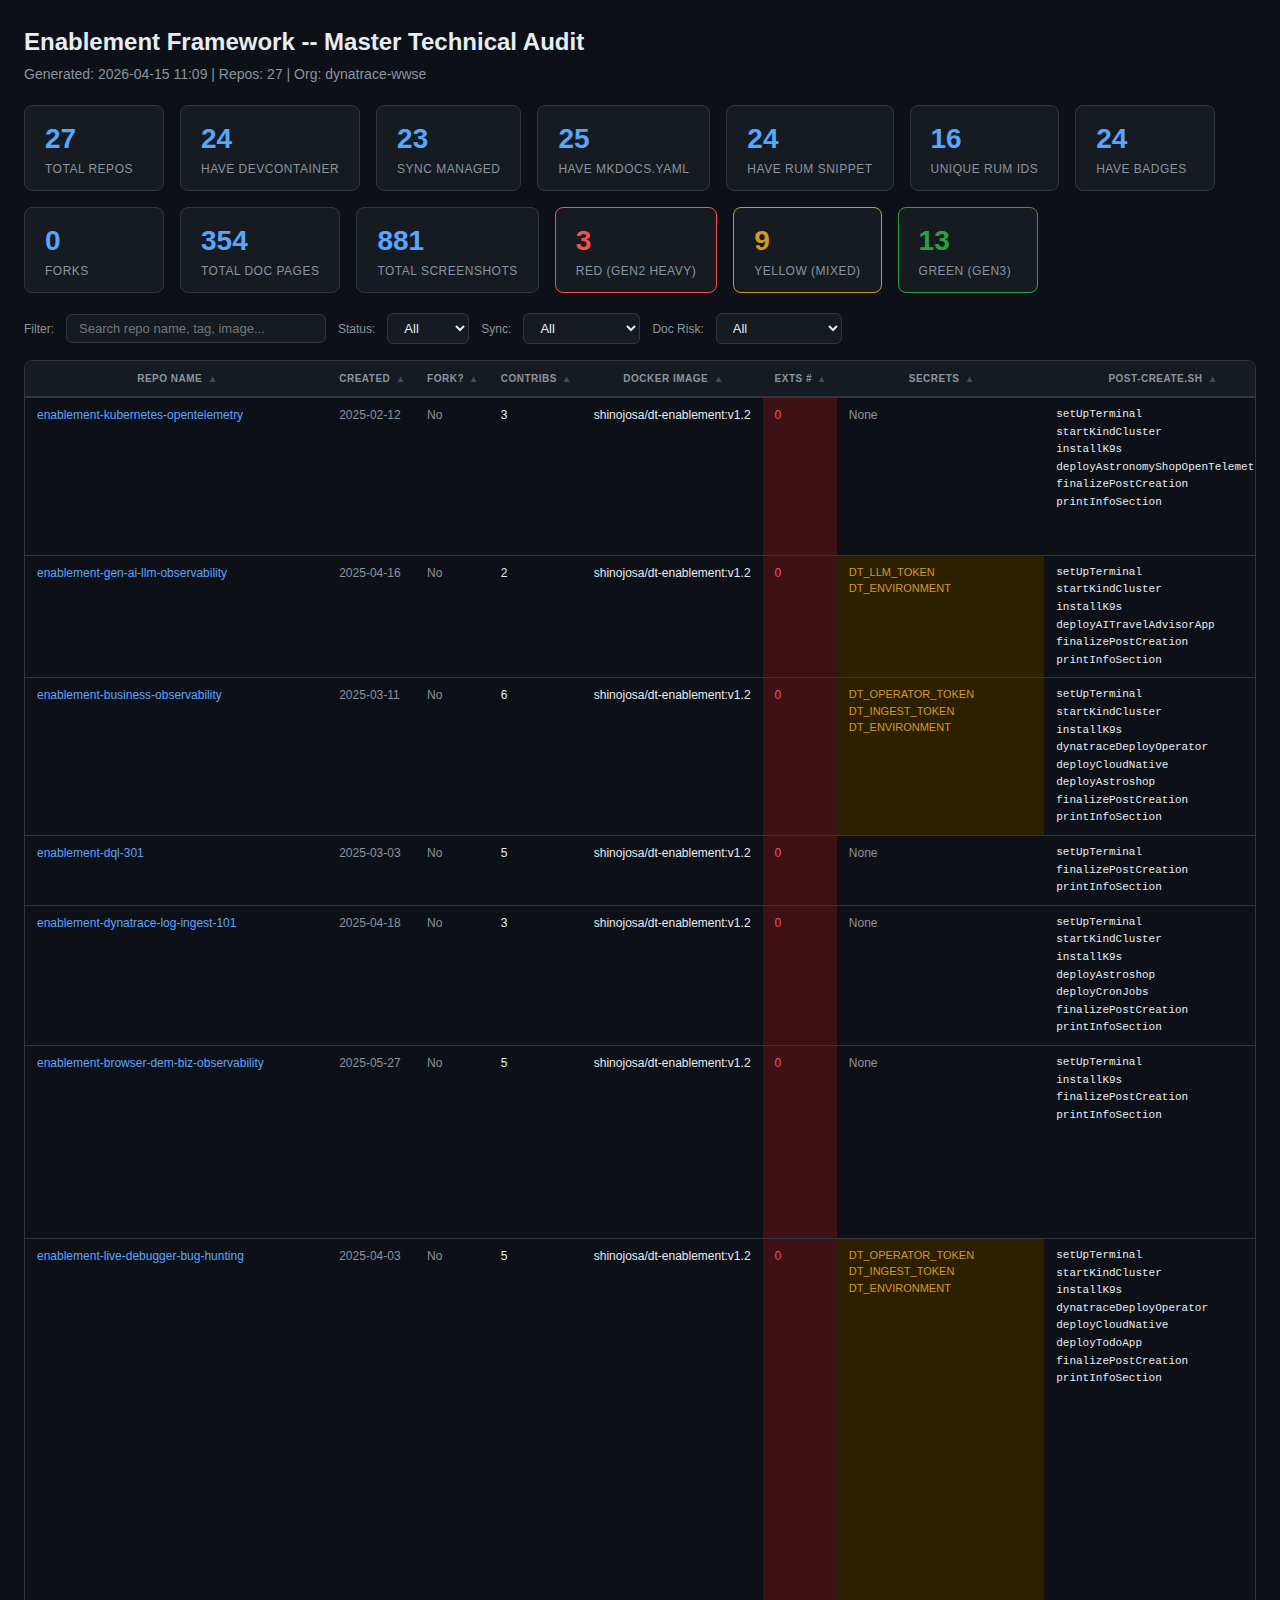
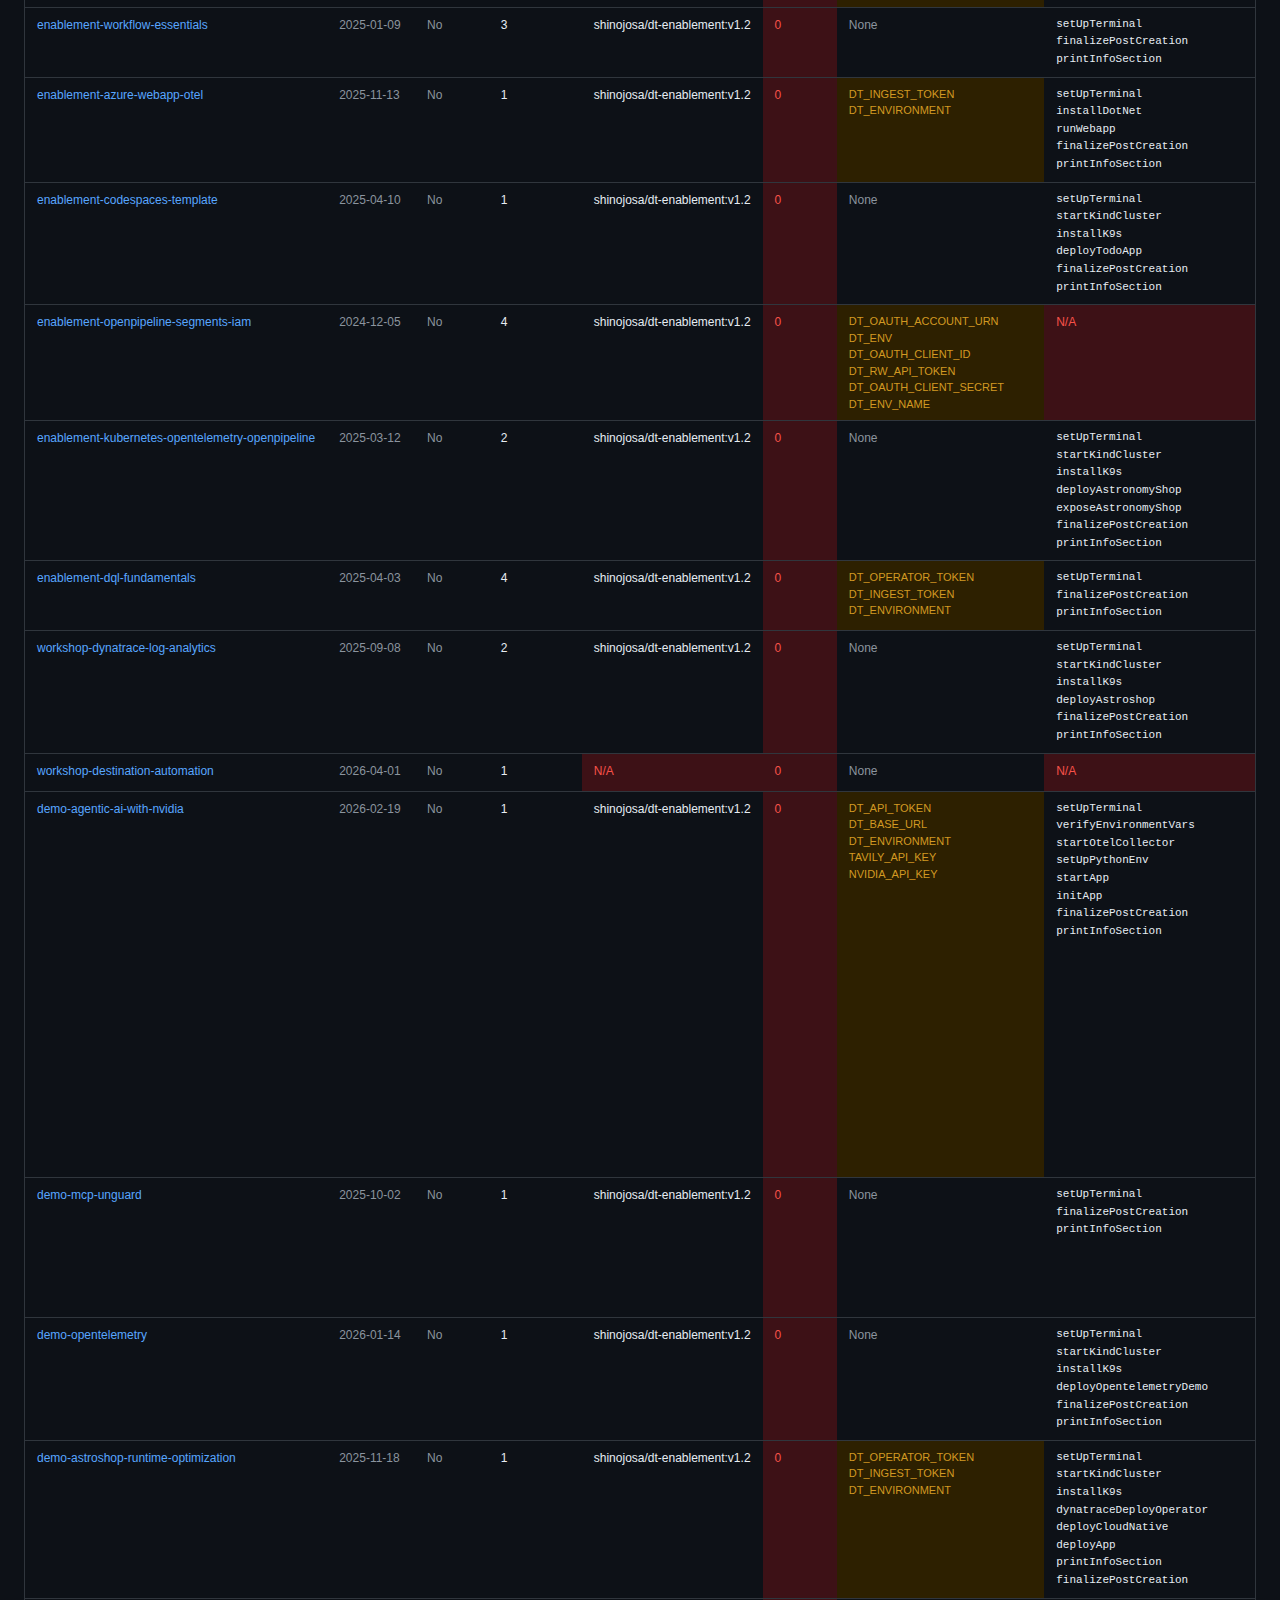
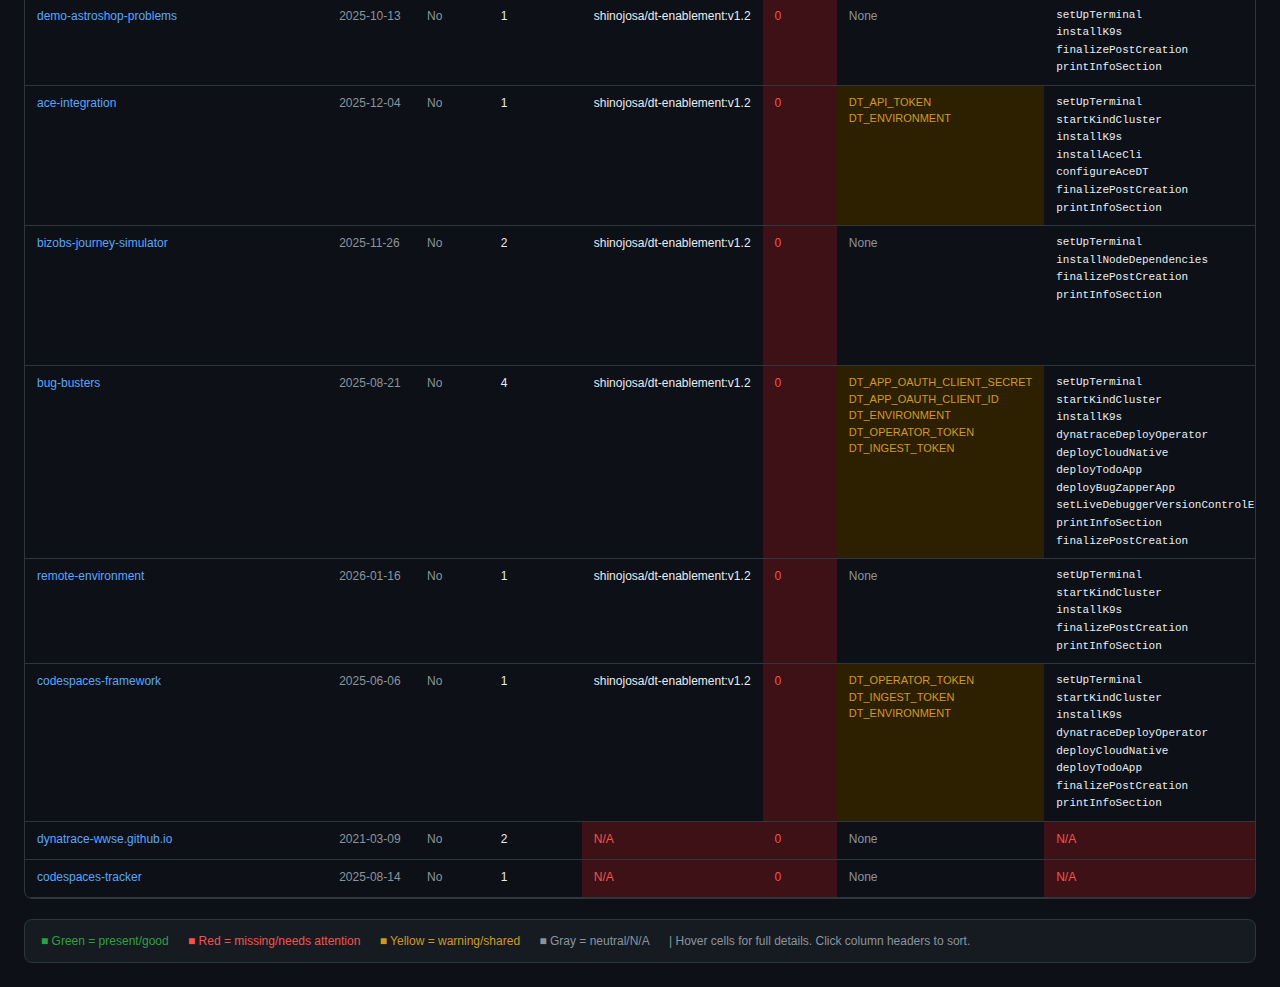
<file: audit.html>
<!DOCTYPE html>
<html lang="en">
<head>
<meta charset="UTF-8">
<meta name="viewport" content="width=device-width, initial-scale=1.0">
<title>Enablement Framework - Master Technical Audit</title>
<style>
  :root {
    --bg: #0d1117;
    --surface: #161b22;
    --border: #30363d;
    --text: #e6edf3;
    --text-muted: #8b949e;
    --green: #2ea043;
    --green-bg: #0d2818;
    --red: #f85149;
    --red-bg: #3d1116;
    --yellow: #d29922;
    --yellow-bg: #2d2000;
    --blue: #58a6ff;
    --purple: #bc8cff;
  }
  * { box-sizing: border-box; margin: 0; padding: 0; }
  body {
    font-family: -apple-system, BlinkMacSystemFont, 'Segoe UI', Helvetica, Arial, sans-serif;
    background: var(--bg);
    color: var(--text);
    padding: 24px;
    line-height: 1.5;
  }
  h1 {
    font-size: 24px;
    margin-bottom: 4px;
    color: var(--text);
  }
  .subtitle {
    color: var(--text-muted);
    margin-bottom: 20px;
    font-size: 14px;
  }
  .stats {
    display: flex;
    gap: 16px;
    margin-bottom: 20px;
    flex-wrap: wrap;
  }
  .stat-card {
    background: var(--surface);
    border: 1px solid var(--border);
    border-radius: 8px;
    padding: 12px 20px;
    min-width: 140px;
  }
  .stat-card .num {
    font-size: 28px;
    font-weight: 700;
    color: var(--blue);
  }
  .stat-card .label {
    font-size: 12px;
    color: var(--text-muted);
    text-transform: uppercase;
    letter-spacing: 0.5px;
  }
  .filter-bar {
    margin-bottom: 16px;
    display: flex;
    gap: 12px;
    align-items: center;
    flex-wrap: wrap;
  }
  .filter-bar input, .filter-bar select {
    background: var(--surface);
    border: 1px solid var(--border);
    color: var(--text);
    padding: 6px 12px;
    border-radius: 6px;
    font-size: 13px;
  }
  .filter-bar input { width: 260px; }
  .filter-bar label {
    font-size: 12px;
    color: var(--text-muted);
  }
  .table-wrapper {
    overflow-x: auto;
    border: 1px solid var(--border);
    border-radius: 8px;
  }
  table {
    border-collapse: collapse;
    width: 100%;
    font-size: 12px;
    white-space: nowrap;
  }
  th {
    background: var(--surface);
    color: var(--text-muted);
    font-weight: 600;
    text-transform: uppercase;
    font-size: 10px;
    letter-spacing: 0.5px;
    padding: 10px 12px;
    border-bottom: 2px solid var(--border);
    cursor: pointer;
    user-select: none;
    position: sticky;
    top: 0;
    z-index: 10;
  }
  th:hover { color: var(--blue); }
  th .sort-arrow { margin-left: 4px; opacity: 0.4; }
  th.sorted .sort-arrow { opacity: 1; color: var(--blue); }
  td {
    padding: 8px 12px;
    border-bottom: 1px solid var(--border);
    vertical-align: top;
  }
  td.wrap {
    white-space: pre-line;
    min-width: 160px;
    max-width: 320px;
    font-family: 'SF Mono', 'Fira Code', monospace;
    font-size: 11px;
    line-height: 1.6;
  }
  td.secrets-cell {
    white-space: pre-line;
    min-width: 140px;
    font-size: 11px;
  }
  tr:hover td { background: rgba(88,166,255,0.04); }
  td.good {
    background: var(--green-bg);
    color: var(--green);
  }
  td.missing {
    background: var(--red-bg);
    color: var(--red);
  }
  td.warn {
    background: var(--yellow-bg);
    color: var(--yellow);
  }
  td.neutral { color: var(--text-muted); }
  .tag {
    display: inline-block;
    padding: 1px 6px;
    border-radius: 10px;
    font-size: 10px;
    margin: 1px 2px;
    border: 1px solid var(--border);
    color: var(--text-muted);
  }
  .tag-active { border-color: var(--green); color: var(--green); }
  .badge-fork { border-color: var(--purple); color: var(--purple); }
  .badge-sync { border-color: var(--blue); color: var(--blue); }
  a { color: var(--blue); text-decoration: none; }
  a:hover { text-decoration: underline; }
  .tooltip {
    position: relative;
    cursor: help;
  }
  .tooltip:hover::after {
    content: attr(data-tip);
    position: absolute;
    bottom: 100%;
    left: 0;
    background: #1c2128;
    border: 1px solid var(--border);
    padding: 6px 10px;
    border-radius: 6px;
    font-size: 11px;
    white-space: pre-wrap;
    max-width: 400px;
    z-index: 100;
    color: var(--text);
  }
  .legend {
    margin-top: 20px;
    padding: 12px 16px;
    background: var(--surface);
    border: 1px solid var(--border);
    border-radius: 8px;
    font-size: 12px;
    color: var(--text-muted);
  }
  .legend span { margin-right: 16px; }
</style>
</head>
<body>
<h1>Enablement Framework -- Master Technical Audit</h1>
<p class="subtitle">Generated: 2026-04-15 11:09 | Repos: 27 | Org: dynatrace-wwse</p>


<div class="stats">
  <div class="stat-card"><div class="num">27</div><div class="label">Total Repos</div></div>
  <div class="stat-card"><div class="num">24</div><div class="label">Have devcontainer</div></div>
  <div class="stat-card"><div class="num">23</div><div class="label">Sync Managed</div></div>
  <div class="stat-card"><div class="num">25</div><div class="label">Have mkdocs.yaml</div></div>
  <div class="stat-card"><div class="num">24</div><div class="label">Have RUM Snippet</div></div>
  <div class="stat-card"><div class="num">16</div><div class="label">Unique RUM IDs</div></div>
  <div class="stat-card"><div class="num">24</div><div class="label">Have Badges</div></div>
  <div class="stat-card"><div class="num">0</div><div class="label">Forks</div></div>
  <div class="stat-card"><div class="num">354</div><div class="label">Total Doc Pages</div></div>
  <div class="stat-card"><div class="num">881</div><div class="label">Total Screenshots</div></div>
  <div class="stat-card" style="border-color:var(--red);"><div class="num" style="color:var(--red);">3</div><div class="label">RED (Gen2 heavy)</div></div>
  <div class="stat-card" style="border-color:var(--yellow);"><div class="num" style="color:var(--yellow);">9</div><div class="label">YELLOW (Mixed)</div></div>
  <div class="stat-card" style="border-color:var(--green);"><div class="num" style="color:var(--green);">13</div><div class="label">GREEN (Gen3)</div></div>
</div>

<div class="filter-bar">
  <label>Filter:</label>
  <input type="text" id="filterInput" placeholder="Search repo name, tag, image..." oninput="filterTable()">
  <label>Status:</label>
  <select id="statusFilter" onchange="filterTable()">
    <option value="">All</option>
    <option value="active">Active</option>
  </select>
  <label>Sync:</label>
  <select id="syncFilter" onchange="filterTable()">
    <option value="">All</option>
    <option value="true">Managed</option>
    <option value="false">Unmanaged</option>
  </select>
  <label>Doc Risk:</label>
  <select id="riskFilter" onchange="filterTable()">
    <option value="">All</option>
    <option value="RED">RED</option>
    <option value="YELLOW">YELLOW</option>
    <option value="GREEN">GREEN</option>
    <option value="N/A">N/A (no docs)</option>
  </select>
</div>

<div class="table-wrapper">
<table id="auditTable">
<thead><tr>
  <th onclick="sortTable(0)">Repo Name <span class="sort-arrow">&#x25B4;</span></th>
  <th onclick="sortTable(1)">Created <span class="sort-arrow">&#x25B4;</span></th>
  <th onclick="sortTable(2)">Fork? <span class="sort-arrow">&#x25B4;</span></th>
  <th onclick="sortTable(3)">Contribs <span class="sort-arrow">&#x25B4;</span></th>
  <th onclick="sortTable(4)">Docker Image <span class="sort-arrow">&#x25B4;</span></th>
  <th onclick="sortTable(5)">Exts # <span class="sort-arrow">&#x25B4;</span></th>
  <th onclick="sortTable(6)">Secrets <span class="sort-arrow">&#x25B4;</span></th>
  <th onclick="sortTable(7)">post-create.sh <span class="sort-arrow">&#x25B4;</span></th>
  <th onclick="sortTable(8)">post-start.sh <span class="sort-arrow">&#x25B4;</span></th>
  <th onclick="sortTable(9)">my_functions.sh <span class="sort-arrow">&#x25B4;</span></th>
  <th onclick="sortTable(10)">Other Envs <span class="sort-arrow">&#x25B4;</span></th>
  <th onclick="sortTable(11)">Badges # <span class="sort-arrow">&#x25B4;</span></th>
  <th onclick="sortTable(12)">README? <span class="sort-arrow">&#x25B4;</span></th>
  <th onclick="sortTable(13)">remoteEnv Keys <span class="sort-arrow">&#x25B4;</span></th>
  <th onclick="sortTable(14)">Ports? <span class="sort-arrow">&#x25B4;</span></th>
  <th onclick="sortTable(15)">mkdocs? <span class="sort-arrow">&#x25B4;</span></th>
  <th onclick="sortTable(16)">RUM Snippet? <span class="sort-arrow">&#x25B4;</span></th>
  <th onclick="sortTable(17)">RUM Unique? <span class="sort-arrow">&#x25B4;</span></th>
  <th onclick="sortTable(18)">Inherits Base? <span class="sort-arrow">&#x25B4;</span></th>
  <th onclick="sortTable(19)">Docs # <span class="sort-arrow">&#x25B4;</span></th>
  <th onclick="sortTable(20)">Screenshots # <span class="sort-arrow">&#x25B4;</span></th>
  <th onclick="sortTable(21)">Gen2 Hits <span class="sort-arrow">&#x25B4;</span></th>
  <th onclick="sortTable(22)">Gen3 Hits <span class="sort-arrow">&#x25B4;</span></th>
  <th onclick="sortTable(23)">Doc Risk <span class="sort-arrow">&#x25B4;</span></th>
  <th onclick="sortTable(24)">Gen2 Keywords <span class="sort-arrow">&#x25B4;</span></th>
  <th onclick="sortTable(25)">Flagged Files <span class="sort-arrow">&#x25B4;</span></th>
  <th onclick="sortTable(26)">Sync <span class="sort-arrow">&#x25B4;</span></th>
  <th onclick="sortTable(27)">Status <span class="sort-arrow">&#x25B4;</span></th>
  <th onclick="sortTable(28)">Image Tier <span class="sort-arrow">&#x25B4;</span></th>
  <th onclick="sortTable(29)">Tags <span class="sort-arrow">&#x25B4;</span></th>
</tr></thead>
<tbody>

<tr data-search="enablement-kubernetes-opentelemetry kubernetes opentelemetry legacy shinojosa/dt-enablement:v1.2" data-status="active" data-sync="true" data-risk="GREEN">
<td><a href="https://github.com/dynatrace-wwse/enablement-kubernetes-opentelemetry" target="_blank">enablement-kubernetes-opentelemetry</a></td>
<td class="neutral">2025-02-12</td>
<td class="neutral">No</td>
<td>3</td>
<td class="tooltip" data-tip="shinojosa/dt-enablement:v1.2">shinojosa/dt-enablement:v1.2</td>
<td class="missing tooltip" data-tip="None">0</td>
<td class="neutral">None</td>
<td class="wrap">setUpTerminal
startKindCluster
installK9s
deployAstronomyShopOpenTelemetry
finalizePostCreation
printInfoSection</td>
<td class="wrap">setBaseDir
startKindCluster
printInfoSection</td>
<td class="wrap good">customFunction()
deployAstronomyShopOpenTelemetry()
exposeAstronomyShop()
deployOpenTelemetryOperator()
createDynatraceOTLPSecret()
deployOpenTelemetryCapstone()
paymentServiceFailureEnable()
paymentServiceFailureDisable()</td>
<td class="wrap">CAPSTONE_DIR
DT_API_TOKEN
DT_ENDPOINT
NAME
REPO_PATH</td>
<td class="good">19</td>
<td class="good">Standard</td>
<td class="missing">None</td>
<td class="good tooltip" data-tip="fwd:[30100]; attr:[&#x27;30100&#x27;]">Yes</td>
<td class="good">Yes</td>
<td class="good tooltip" data-tip="https://js-cdn.dynatrace.com/jstag/1612cf70810/bf81393wlb/ad7b68fd2b9d9448_complete.js">ad7b68fd2b9d...</td>
<td class="good">Unique</td>
<td class="good">Yes</td>
<td>14</td>
<td>55</td>
<td class="good">0</td>
<td class="good">61</td>
<td class="good"><strong>GREEN</strong></td>
<td class="neutral">—</td>
<td class="neutral">—</td>
<td class="good"><span class="tag badge-sync">Managed</span></td>
<td class="good">active</td>
<td>dt-enablement</td>
<td><span class="tag">kubernetes</span> <span class="tag">opentelemetry</span> <span class="tag">legacy</span></td>
</tr>
<tr data-search="enablement-gen-ai-llm-observability gen-ai opentelemetry shinojosa/dt-enablement:v1.2" data-status="active" data-sync="true" data-risk="GREEN">
<td><a href="https://github.com/dynatrace-wwse/enablement-gen-ai-llm-observability" target="_blank">enablement-gen-ai-llm-observability</a></td>
<td class="neutral">2025-04-16</td>
<td class="neutral">No</td>
<td>2</td>
<td class="tooltip" data-tip="shinojosa/dt-enablement:v1.2">shinojosa/dt-enablement:v1.2</td>
<td class="missing tooltip" data-tip="None">0</td>
<td class="secrets-cell warn">DT_LLM_TOKEN<br>DT_ENVIRONMENT</td>
<td class="wrap">setUpTerminal
startKindCluster
installK9s
deployAITravelAdvisorApp
finalizePostCreation
printInfoSection</td>
<td class="wrap">printInfoSection</td>
<td class="wrap good">redeployApp()</td>
<td class="wrap">DEPLOYMENT_NAME
IMAGE_NAME
NAMESPACE</td>
<td class="good">19</td>
<td class="good">Standard</td>
<td class="missing">None</td>
<td class="good tooltip" data-tip="fwd:[30100]; attr:[&#x27;30100&#x27;]">Yes</td>
<td class="good">Yes</td>
<td class="good tooltip" data-tip="https://js-cdn.dynatrace.com/jstag/1612cf70810/bf81393wlb/e4d90cc9ebfea2e7_complete.js">e4d90cc9ebfe...</td>
<td class="good">Unique</td>
<td class="good">Yes</td>
<td>16</td>
<td>28</td>
<td class="good">0</td>
<td class="good">1</td>
<td class="good"><strong>GREEN</strong></td>
<td class="neutral">—</td>
<td class="neutral">—</td>
<td class="good"><span class="tag badge-sync">Managed</span></td>
<td class="good">active</td>
<td>dt-enablement</td>
<td><span class="tag">gen-ai</span> <span class="tag">opentelemetry</span></td>
</tr>
<tr data-search="enablement-business-observability business-observability shinojosa/dt-enablement:v1.2" data-status="active" data-sync="true" data-risk="YELLOW">
<td><a href="https://github.com/dynatrace-wwse/enablement-business-observability" target="_blank">enablement-business-observability</a></td>
<td class="neutral">2025-03-11</td>
<td class="neutral">No</td>
<td>6</td>
<td class="tooltip" data-tip="shinojosa/dt-enablement:v1.2">shinojosa/dt-enablement:v1.2</td>
<td class="missing tooltip" data-tip="None">0</td>
<td class="secrets-cell warn">DT_OPERATOR_TOKEN<br>DT_INGEST_TOKEN<br>DT_ENVIRONMENT</td>
<td class="wrap">setUpTerminal
startKindCluster
installK9s
dynatraceDeployOperator
deployCloudNative
deployAstroshop
finalizePostCreation
printInfoSection</td>
<td class="wrap">printInfoSection</td>
<td class="wrap good">customFunction()</td>
<td class="neutral">—</td>
<td class="good">19</td>
<td class="good">Standard</td>
<td class="missing">None</td>
<td class="good tooltip" data-tip="fwd:[30100]; attr:[&#x27;30100&#x27;]">Yes</td>
<td class="good">Yes</td>
<td class="good tooltip" data-tip="https://js-cdn.dynatrace.com/jstag/1612cf70810/bf81393wlb/f0e597e550cc03f6_complete.js">f0e597e550cc...</td>
<td class="good">Unique</td>
<td class="good">Yes</td>
<td>17</td>
<td>154</td>
<td class="warn">2</td>
<td class="good">103</td>
<td class="warn"><strong>YELLOW</strong></td>
<td class="wrap">Process group
Smartscape (classic)</td>
<td class="wrap">04_bizevents_oneagent.md
11_wrapup.md</td>
<td class="good"><span class="tag badge-sync">Managed</span></td>
<td class="good">active</td>
<td>dt-enablement</td>
<td><span class="tag">business-observability</span></td>
</tr>
<tr data-search="enablement-dql-301 logs business-observability kubernetes shinojosa/dt-enablement:v1.2" data-status="active" data-sync="true" data-risk="YELLOW">
<td><a href="https://github.com/dynatrace-wwse/enablement-dql-301" target="_blank">enablement-dql-301</a></td>
<td class="neutral">2025-03-03</td>
<td class="neutral">No</td>
<td>5</td>
<td class="tooltip" data-tip="shinojosa/dt-enablement:v1.2">shinojosa/dt-enablement:v1.2</td>
<td class="missing tooltip" data-tip="None">0</td>
<td class="neutral">None</td>
<td class="wrap">setUpTerminal
finalizePostCreation
printInfoSection</td>
<td class="wrap">printInfoSection</td>
<td class="wrap good">customFunction()</td>
<td class="neutral">—</td>
<td class="good">19</td>
<td class="good">Standard</td>
<td class="missing">None</td>
<td class="good tooltip" data-tip="fwd:[30100]; attr:[&#x27;30100&#x27;]">Yes</td>
<td class="good">Yes</td>
<td class="good tooltip" data-tip="https://js-cdn.dynatrace.com/jstag/1612cf70810/bf81393wlb/ec2456210a428096_complete.js">ec2456210a42...</td>
<td class="good">Unique</td>
<td class="good">Yes</td>
<td>10</td>
<td>21</td>
<td class="warn">5</td>
<td class="good">34</td>
<td class="warn"><strong>YELLOW</strong></td>
<td class="wrap">Host group
Process group</td>
<td class="wrap">3-data-transformation.md</td>
<td class="good"><span class="tag badge-sync">Managed</span></td>
<td class="good">active</td>
<td>dt-enablement</td>
<td><span class="tag">logs</span> <span class="tag">business-observability</span> <span class="tag">kubernetes</span></td>
</tr>
<tr data-search="enablement-dynatrace-log-ingest-101 logs kubernetes shinojosa/dt-enablement:v1.2" data-status="active" data-sync="true" data-risk="YELLOW">
<td><a href="https://github.com/dynatrace-wwse/enablement-dynatrace-log-ingest-101" target="_blank">enablement-dynatrace-log-ingest-101</a></td>
<td class="neutral">2025-04-18</td>
<td class="neutral">No</td>
<td>3</td>
<td class="tooltip" data-tip="shinojosa/dt-enablement:v1.2">shinojosa/dt-enablement:v1.2</td>
<td class="missing tooltip" data-tip="None">0</td>
<td class="neutral">None</td>
<td class="wrap">setUpTerminal
startKindCluster
installK9s
deployAstroshop
deployCronJobs
finalizePostCreation
printInfoSection</td>
<td class="wrap">printInfoSection</td>
<td class="wrap good">customFunction()
deployCronJobs()</td>
<td class="wrap">REPO_PATH</td>
<td class="good">19</td>
<td class="good">Standard</td>
<td class="missing">None</td>
<td class="good tooltip" data-tip="fwd:[30100]; attr:[&#x27;30100&#x27;]">Yes</td>
<td class="good">Yes</td>
<td class="good tooltip" data-tip="https://js-cdn.dynatrace.com/jstag/1612cf70810/bf81393wlb/1551d00ab46737d4_complete.js">1551d00ab467...</td>
<td class="good">Unique</td>
<td class="good">Yes</td>
<td>14</td>
<td>72</td>
<td class="warn">3</td>
<td class="good">30</td>
<td class="warn"><strong>YELLOW</strong></td>
<td class="wrap">Host group
Process group</td>
<td class="wrap">5-configure-dynatrace.md</td>
<td class="good"><span class="tag badge-sync">Managed</span></td>
<td class="good">active</td>
<td>dt-enablement</td>
<td><span class="tag">logs</span> <span class="tag">kubernetes</span></td>
</tr>
<tr data-search="enablement-browser-dem-biz-observability rum business-observability shinojosa/dt-enablement:v1.2" data-status="active" data-sync="true" data-risk="RED">
<td><a href="https://github.com/dynatrace-wwse/enablement-browser-dem-biz-observability" target="_blank">enablement-browser-dem-biz-observability</a></td>
<td class="neutral">2025-05-27</td>
<td class="neutral">No</td>
<td>5</td>
<td class="tooltip" data-tip="shinojosa/dt-enablement:v1.2">shinojosa/dt-enablement:v1.2</td>
<td class="missing tooltip" data-tip="None">0</td>
<td class="neutral">None</td>
<td class="wrap">setUpTerminal
installK9s
finalizePostCreation
printInfoSection</td>
<td class="wrap">printInfoSection</td>
<td class="wrap good">customFunction()</td>
<td class="neutral">—</td>
<td class="good">19</td>
<td class="good">Standard</td>
<td class="missing">None</td>
<td class="good tooltip" data-tip="fwd:[30100]; attr:[&#x27;30100&#x27;]">Yes</td>
<td class="good">Yes</td>
<td class="good tooltip" data-tip="https://js-cdn.dynatrace.com/jstag/1612cf70810/bf81393wlb/59b0b1c4d53a32f5_complete.js">59b0b1c4d53a...</td>
<td class="good">Unique</td>
<td class="good">Yes</td>
<td>14</td>
<td>89</td>
<td class="missing">15</td>
<td class="good">42</td>
<td class="missing"><strong>RED</strong></td>
<td class="wrap">RUM (classic menu)
Smartscape (classic)
Web application</td>
<td class="wrap">3-customer-business-journey.md
4-real-user-monitoring.md
5-business-observability-rum.md
6-business-observability-automation.md
index.md</td>
<td class="good"><span class="tag badge-sync">Managed</span></td>
<td class="good">active</td>
<td>dt-enablement</td>
<td><span class="tag">rum</span> <span class="tag">business-observability</span></td>
</tr>
<tr data-search="enablement-live-debugger-bug-hunting live-debugger devops shinojosa/dt-enablement:v1.2" data-status="active" data-sync="true" data-risk="RED">
<td><a href="https://github.com/dynatrace-wwse/enablement-live-debugger-bug-hunting" target="_blank">enablement-live-debugger-bug-hunting</a></td>
<td class="neutral">2025-04-03</td>
<td class="neutral">No</td>
<td>5</td>
<td class="tooltip" data-tip="shinojosa/dt-enablement:v1.2">shinojosa/dt-enablement:v1.2</td>
<td class="missing tooltip" data-tip="None">0</td>
<td class="secrets-cell warn">DT_OPERATOR_TOKEN<br>DT_INGEST_TOKEN<br>DT_ENVIRONMENT</td>
<td class="wrap">setUpTerminal
startKindCluster
installK9s
dynatraceDeployOperator
deployCloudNative
deployTodoApp
finalizePostCreation
printInfoSection</td>
<td class="wrap">printInfoSection</td>
<td class="wrap good">customFunction()
redeployApp()
_check_bug1()
is_bug1_there()
is_bug1_solved()
is_bug2_solved()
is_bug3_solved()
deleteTask()
solve_bug1()
solve_bug2()
solve_bug3()
_solve_bug()
setVersionControl()
updateVersionControl()
patchDeployment()
addTask()
clearCompletedTasks()
assertBugsAndRedeployment()
replaceTodoController()
assertBug2isThere()</td>
<td class="wrap">APPLICATION_URL
DEPLOYMENT_NAME
DT_LIVEDEBUGGER_COMMIT
DT_LIVEDEBUGGER_REMOTE_ORIGIN
IMAGE_NAME
NAMESPACE</td>
<td class="good">19</td>
<td class="good">Standard</td>
<td class="missing">None</td>
<td class="good tooltip" data-tip="fwd:[30100]; attr:[&#x27;30100&#x27;]">Yes</td>
<td class="good">Yes</td>
<td class="good tooltip" data-tip="https://js-cdn.dynatrace.com/jstag/1612cf70810/bf81393wlb/6c332b985a9890d6_complete.js">6c332b985a98...</td>
<td class="good">Unique</td>
<td class="good">Yes</td>
<td>23</td>
<td>56</td>
<td class="missing">7</td>
<td class="good">8</td>
<td class="missing"><strong>RED</strong></td>
<td class="wrap">RUM (classic menu)
Settings &gt;
v1 API</td>
<td class="wrap">mask-data.md
scratch.md
whats-next.md
getting-started.md</td>
<td class="good"><span class="tag badge-sync">Managed</span></td>
<td class="good">active</td>
<td>dt-enablement</td>
<td><span class="tag">live-debugger</span> <span class="tag">devops</span></td>
</tr>
<tr data-search="enablement-workflow-essentials workflows shinojosa/dt-enablement:v1.2" data-status="active" data-sync="true" data-risk="GREEN">
<td><a href="https://github.com/dynatrace-wwse/enablement-workflow-essentials" target="_blank">enablement-workflow-essentials</a></td>
<td class="neutral">2025-01-09</td>
<td class="neutral">No</td>
<td>3</td>
<td class="tooltip" data-tip="shinojosa/dt-enablement:v1.2">shinojosa/dt-enablement:v1.2</td>
<td class="missing tooltip" data-tip="None">0</td>
<td class="neutral">None</td>
<td class="wrap">setUpTerminal
finalizePostCreation
printInfoSection</td>
<td class="wrap">printInfoSection</td>
<td class="wrap good">customFunction()</td>
<td class="neutral">—</td>
<td class="good">19</td>
<td class="good">Standard</td>
<td class="missing">None</td>
<td class="good tooltip" data-tip="fwd:[30100]; attr:[&#x27;30100&#x27;]">Yes</td>
<td class="good">Yes</td>
<td class="good tooltip" data-tip="https://js-cdn.dynatrace.com/jstag/1612cf70810/bf81393wlb/a8e749099685c188_complete.js">a8e749099685...</td>
<td class="good">Unique</td>
<td class="good">Yes</td>
<td>13</td>
<td>54</td>
<td class="good">0</td>
<td class="good">55</td>
<td class="good"><strong>GREEN</strong></td>
<td class="neutral">—</td>
<td class="neutral">—</td>
<td class="good"><span class="tag badge-sync">Managed</span></td>
<td class="good">active</td>
<td>dt-enablement</td>
<td><span class="tag">workflows</span></td>
</tr>
<tr data-search="enablement-azure-webapp-otel opentelemetry azure legacy shinojosa/dt-enablement:v1.2" data-status="active" data-sync="true" data-risk="GREEN">
<td><a href="https://github.com/dynatrace-wwse/enablement-azure-webapp-otel" target="_blank">enablement-azure-webapp-otel</a></td>
<td class="neutral">2025-11-13</td>
<td class="neutral">No</td>
<td>1</td>
<td class="tooltip" data-tip="shinojosa/dt-enablement:v1.2">shinojosa/dt-enablement:v1.2</td>
<td class="missing tooltip" data-tip="None">0</td>
<td class="secrets-cell warn">DT_INGEST_TOKEN<br>DT_ENVIRONMENT</td>
<td class="wrap">setUpTerminal
installDotNet
runWebapp
finalizePostCreation
printInfoSection</td>
<td class="wrap">printInfoSection</td>
<td class="wrap good">installDotNet()
runWebapp()
logsWebapp()
stopWebapp()
customFunction()</td>
<td class="wrap">PORT
REPO_PATH</td>
<td class="good">19</td>
<td class="good">Standard</td>
<td class="missing">None</td>
<td class="good tooltip" data-tip="fwd:[5000]; attr:[&#x27;30100&#x27;]">Yes</td>
<td class="good">Yes</td>
<td class="good tooltip" data-tip="https://js-cdn.dynatrace.com/jstag/1612cf70810/bf81393wlb/7c50bce5c0cc890f_complete.js">7c50bce5c0cc...</td>
<td class="warn tooltip" data-tip="Shared with: enablement-codespaces-template, demo-opentelemetry, demo-astroshop-problems, ace-integration, bizobs-journey-simulator">Shared (6)</td>
<td class="good">Yes</td>
<td>13</td>
<td>6</td>
<td class="good">0</td>
<td class="good">1</td>
<td class="good"><strong>GREEN</strong></td>
<td class="neutral">—</td>
<td class="neutral">—</td>
<td class="good"><span class="tag badge-sync">Managed</span></td>
<td class="good">active</td>
<td>dt-enablement</td>
<td><span class="tag">opentelemetry</span> <span class="tag">azure</span> <span class="tag">legacy</span></td>
</tr>
<tr data-search="enablement-codespaces-template devops shinojosa/dt-enablement:v1.2" data-status="active" data-sync="true" data-risk="GREEN">
<td><a href="https://github.com/dynatrace-wwse/enablement-codespaces-template" target="_blank">enablement-codespaces-template</a></td>
<td class="neutral">2025-04-10</td>
<td class="neutral">No</td>
<td>1</td>
<td class="tooltip" data-tip="shinojosa/dt-enablement:v1.2">shinojosa/dt-enablement:v1.2</td>
<td class="missing tooltip" data-tip="None">0</td>
<td class="neutral">None</td>
<td class="wrap">setUpTerminal
startKindCluster
installK9s
deployTodoApp
finalizePostCreation
printInfoSection</td>
<td class="wrap">printInfoSection</td>
<td class="wrap good">customFunction()</td>
<td class="neutral">—</td>
<td class="good">19</td>
<td class="good">Standard</td>
<td class="missing">None</td>
<td class="good tooltip" data-tip="fwd:[30100]; attr:[&#x27;30100&#x27;]">Yes</td>
<td class="good">Yes</td>
<td class="good tooltip" data-tip="https://js-cdn.dynatrace.com/jstag/1612cf70810/bf81393wlb/7c50bce5c0cc890f_complete.js">7c50bce5c0cc...</td>
<td class="warn tooltip" data-tip="Shared with: enablement-azure-webapp-otel, demo-opentelemetry, demo-astroshop-problems, ace-integration, bizobs-journey-simulator">Shared (6)</td>
<td class="good">Yes</td>
<td>13</td>
<td>6</td>
<td class="good">0</td>
<td class="good">1</td>
<td class="good"><strong>GREEN</strong></td>
<td class="neutral">—</td>
<td class="neutral">—</td>
<td class="good"><span class="tag badge-sync">Managed</span></td>
<td class="good">active</td>
<td>dt-enablement</td>
<td><span class="tag">devops</span></td>
</tr>
<tr data-search="enablement-openpipeline-segments-iam logs kubernetes legacy shinojosa/dt-enablement:v1.2" data-status="active" data-sync="true" data-risk="GREEN">
<td><a href="https://github.com/dynatrace-wwse/enablement-openpipeline-segments-iam" target="_blank">enablement-openpipeline-segments-iam</a></td>
<td class="neutral">2024-12-05</td>
<td class="neutral">No</td>
<td>4</td>
<td class="tooltip" data-tip="shinojosa/dt-enablement:v1.2">shinojosa/dt-enablement:v1.2</td>
<td class="missing tooltip" data-tip="None">0</td>
<td class="secrets-cell warn">DT_OAUTH_ACCOUNT_URN<br>DT_ENV<br>DT_OAUTH_CLIENT_ID<br>DT_RW_API_TOKEN<br>DT_OAUTH_CLIENT_SECRET<br>DT_ENV_NAME</td>
<td class="missing">N/A</td>
<td class="neutral">—</td>
<td class="missing">N/A</td>
<td class="neutral">—</td>
<td class="good">11</td>
<td class="good">Standard</td>
<td class="missing">None</td>
<td class="good tooltip" data-tip="fwd:[80, 4317, 4318, 30100, 30105, 3000]; attr:[&#x27;80&#x27;, &#x27;30100&#x27;, &#x27;30105&#x27;, &#x27;4317&#x27;, &#x27;4318&#x27;, &#x27;3000&#x27;]">Yes</td>
<td class="good">Yes</td>
<td class="good tooltip" data-tip="https://js-cdn.dynatrace.com/jstag/1612cf70810/bf81393wlb/e4bd2573b2b376ce_complete.js">e4bd2573b2b3...</td>
<td class="good">Unique</td>
<td class="good">Yes</td>
<td>1</td>
<td class="neutral">—</td>
<td class="good">0</td>
<td class="good">2</td>
<td class="good"><strong>GREEN</strong></td>
<td class="neutral">—</td>
<td class="neutral">—</td>
<td class="good"><span class="tag badge-sync">Managed</span></td>
<td class="good">active</td>
<td>dt-enablement</td>
<td><span class="tag">logs</span> <span class="tag">kubernetes</span> <span class="tag">legacy</span></td>
</tr>
<tr data-search="enablement-kubernetes-opentelemetry-openpipeline kubernetes opentelemetry logs legacy shinojosa/dt-enablement:v1.2" data-status="active" data-sync="true" data-risk="GREEN">
<td><a href="https://github.com/dynatrace-wwse/enablement-kubernetes-opentelemetry-openpipeline" target="_blank">enablement-kubernetes-opentelemetry-openpipeline</a></td>
<td class="neutral">2025-03-12</td>
<td class="neutral">No</td>
<td>2</td>
<td class="tooltip" data-tip="shinojosa/dt-enablement:v1.2">shinojosa/dt-enablement:v1.2</td>
<td class="missing tooltip" data-tip="None">0</td>
<td class="neutral">None</td>
<td class="wrap">setUpTerminal
startKindCluster
installK9s
deployAstronomyShop
exposeAstronomyShop
finalizePostCreation
printInfoSection</td>
<td class="wrap">printInfoSection</td>
<td class="wrap good">customFunction()
deployAstronomyShop()
deployOpenTelemetryCapstone()
exposeAstronomyShop()</td>
<td class="wrap">CAPSTONE_DIR
DT_API_TOKEN
DT_ENDPOINT
NAME
REPO_PATH</td>
<td class="good">8</td>
<td class="good">Standard</td>
<td class="missing">None</td>
<td class="good tooltip" data-tip="fwd:[30100]; attr:[&#x27;30100&#x27;]">Yes</td>
<td class="good">Yes</td>
<td class="good tooltip" data-tip="https://js-cdn.dynatrace.com/jstag/1612cf70810/bf81393wlb/8d3a8e2f85a94d58_complete.js">8d3a8e2f85a9...</td>
<td class="good">Unique</td>
<td class="good">Yes</td>
<td>10</td>
<td>147</td>
<td class="good">0</td>
<td class="good">116</td>
<td class="good"><strong>GREEN</strong></td>
<td class="neutral">—</td>
<td class="neutral">—</td>
<td class="good"><span class="tag badge-sync">Managed</span></td>
<td class="good">active</td>
<td>dt-enablement</td>
<td><span class="tag">kubernetes</span> <span class="tag">opentelemetry</span> <span class="tag">logs</span> <span class="tag">legacy</span></td>
</tr>
<tr data-search="enablement-dql-fundamentals logs business-observability shinojosa/dt-enablement:v1.2" data-status="active" data-sync="true" data-risk="YELLOW">
<td><a href="https://github.com/dynatrace-wwse/enablement-dql-fundamentals" target="_blank">enablement-dql-fundamentals</a></td>
<td class="neutral">2025-04-03</td>
<td class="neutral">No</td>
<td>4</td>
<td class="tooltip" data-tip="shinojosa/dt-enablement:v1.2">shinojosa/dt-enablement:v1.2</td>
<td class="missing tooltip" data-tip="None">0</td>
<td class="secrets-cell warn">DT_OPERATOR_TOKEN<br>DT_INGEST_TOKEN<br>DT_ENVIRONMENT</td>
<td class="wrap">setUpTerminal
finalizePostCreation
printInfoSection</td>
<td class="wrap">printInfoSection</td>
<td class="missing">N/A</td>
<td class="neutral">—</td>
<td class="good">19</td>
<td class="good">Standard</td>
<td class="missing">None</td>
<td class="good tooltip" data-tip="fwd:[30100]; attr:[&#x27;30100&#x27;]">Yes</td>
<td class="good">Yes</td>
<td class="good tooltip" data-tip="https://js-cdn.dynatrace.com/jstag/1612cf70810/bf81393wlb/6f303dd9fa111f82_complete.js">6f303dd9fa11...</td>
<td class="good">Unique</td>
<td class="good">Yes</td>
<td>16</td>
<td>1</td>
<td class="warn">1</td>
<td class="good">54</td>
<td class="warn"><strong>YELLOW</strong></td>
<td class="wrap">Process group</td>
<td class="wrap">metrics.md</td>
<td class="good"><span class="tag badge-sync">Managed</span></td>
<td class="good">active</td>
<td>dt-enablement</td>
<td><span class="tag">logs</span> <span class="tag">business-observability</span></td>
</tr>
<tr data-search="workshop-dynatrace-log-analytics logs kubernetes shinojosa/dt-enablement:v1.2" data-status="active" data-sync="true" data-risk="GREEN">
<td><a href="https://github.com/dynatrace-wwse/workshop-dynatrace-log-analytics" target="_blank">workshop-dynatrace-log-analytics</a></td>
<td class="neutral">2025-09-08</td>
<td class="neutral">No</td>
<td>2</td>
<td class="tooltip" data-tip="shinojosa/dt-enablement:v1.2">shinojosa/dt-enablement:v1.2</td>
<td class="missing tooltip" data-tip="None">0</td>
<td class="neutral">None</td>
<td class="wrap">setUpTerminal
startKindCluster
installK9s
deployAstroshop
finalizePostCreation
printInfoSection</td>
<td class="wrap">printInfoSection</td>
<td class="wrap good">deployDynatraceConfig()
deleteDynatraceConfig()
_check_env_var()</td>
<td class="wrap">REPO_PATH</td>
<td class="good">19</td>
<td class="good">Standard</td>
<td class="missing">None</td>
<td class="good tooltip" data-tip="fwd:[30100]; attr:[&#x27;30100&#x27;]">Yes</td>
<td class="good">Yes</td>
<td class="good tooltip" data-tip="https://js-cdn.dynatrace.com/jstag/1612cf70810/bf81393wlb/d6a688035595a70d_complete.js">d6a688035595...</td>
<td class="good">Unique</td>
<td class="good">Yes</td>
<td>19</td>
<td>43</td>
<td class="good">0</td>
<td class="good">72</td>
<td class="good"><strong>GREEN</strong></td>
<td class="neutral">—</td>
<td class="neutral">—</td>
<td class="good"><span class="tag badge-sync">Managed</span></td>
<td class="good">active</td>
<td>dt-enablement</td>
<td><span class="tag">logs</span> <span class="tag">kubernetes</span></td>
</tr>
<tr data-search="workshop-destination-automation workflows ansible N/A" data-status="active" data-sync="false" data-risk="GREEN">
<td><a href="https://github.com/dynatrace-wwse/workshop-destination-automation" target="_blank">workshop-destination-automation</a></td>
<td class="neutral">2026-04-01</td>
<td class="neutral">No</td>
<td>1</td>
<td class="missing">N/A</td>
<td class="missing tooltip" data-tip="None">0</td>
<td class="neutral">None</td>
<td class="missing">N/A</td>
<td class="neutral">—</td>
<td class="missing">N/A</td>
<td class="neutral">—</td>
<td class="missing">0</td>
<td class="warn">No badges</td>
<td class="missing">None</td>
<td class="missing">No</td>
<td class="good">Yes</td>
<td class="missing">Missing</td>
<td class="missing">N/A</td>
<td class="missing">No</td>
<td>12</td>
<td>15</td>
<td class="good">0</td>
<td class="good">107</td>
<td class="good"><strong>GREEN</strong></td>
<td class="neutral">—</td>
<td class="neutral">—</td>
<td class="warn">Unmanaged</td>
<td class="good">active</td>
<td>N/A</td>
<td><span class="tag">workflows</span> <span class="tag">ansible</span></td>
</tr>
<tr data-search="demo-agentic-ai-with-nvidia gen-ai shinojosa/dt-enablement:v1.2" data-status="active" data-sync="true" data-risk="GREEN">
<td><a href="https://github.com/dynatrace-wwse/demo-agentic-ai-with-nvidia" target="_blank">demo-agentic-ai-with-nvidia</a></td>
<td class="neutral">2026-02-19</td>
<td class="neutral">No</td>
<td>1</td>
<td class="tooltip" data-tip="shinojosa/dt-enablement:v1.2">shinojosa/dt-enablement:v1.2</td>
<td class="missing tooltip" data-tip="None">0</td>
<td class="secrets-cell warn">DT_API_TOKEN<br>DT_BASE_URL<br>DT_ENVIRONMENT<br>TAVILY_API_KEY<br>NVIDIA_API_KEY</td>
<td class="wrap">setUpTerminal
verifyEnvironmentVars
startOtelCollector
setUpPythonEnv
startApp
initApp
finalizePostCreation
printInfoSection</td>
<td class="wrap">printInfoSection</td>
<td class="wrap good">customFunction()
startApp()
printAppInfo()
stopApp()
logsApp()
logsOtel()
initApp()
setUpPythonEnv()
startOtelCollector()
verifyEnvironmentVars()</td>
<td class="wrap">APP_DIR
APP_LOG
APP_MODE
APP_PID_FILE
CMD
DT_API_TOKEN
DT_BASE_URL
INIT_OUTPUT
NVIDIA_API_KEY
NVIDIA_MODEL_ENDPOINT_8001
NVIDIA_MODEL_ENDPOINT_8002
NVIDIA_MODEL_ENDPOINT_8003
NVIDIA_MODEL_ENDPOINT_8004
OTEL_OTLP_ENDPOINT
PID
PIDS
REPO_PATH
RETRIES
TAVILY_API_KEY
WORKSHOP_PASSWORD
WORKSHOP_URL</td>
<td class="good">19</td>
<td class="good">Standard</td>
<td class="missing">None</td>
<td class="good tooltip" data-tip="fwd:[8501]; attr:[&#x27;8501&#x27;]">Yes</td>
<td class="good">Yes</td>
<td class="good tooltip" data-tip="https://js-cdn.dynatrace.com/jstag/1612cf70810/bf81393wlb/50e6d81a11783485_complete.js">50e6d81a1178...</td>
<td class="good">Unique</td>
<td class="good">Yes</td>
<td>16</td>
<td>17</td>
<td class="good">0</td>
<td class="good">1</td>
<td class="good"><strong>GREEN</strong></td>
<td class="neutral">—</td>
<td class="neutral">—</td>
<td class="good"><span class="tag badge-sync">Managed</span></td>
<td class="good">active</td>
<td>dt-enablement</td>
<td><span class="tag">gen-ai</span></td>
</tr>
<tr data-search="demo-mcp-unguard application-security gen-ai shinojosa/dt-enablement:v1.2" data-status="active" data-sync="true" data-risk="YELLOW">
<td><a href="https://github.com/dynatrace-wwse/demo-mcp-unguard" target="_blank">demo-mcp-unguard</a></td>
<td class="neutral">2025-10-02</td>
<td class="neutral">No</td>
<td>1</td>
<td class="tooltip" data-tip="shinojosa/dt-enablement:v1.2">shinojosa/dt-enablement:v1.2</td>
<td class="missing tooltip" data-tip="None">0</td>
<td class="neutral">None</td>
<td class="wrap">setUpTerminal
finalizePostCreation
printInfoSection</td>
<td class="wrap">printInfoSection</td>
<td class="wrap good">customFunction()
exposeUnguard()
deployUnguard()
undeployUnguard()
writeMcpJsonConfig()
selectMcpServer()
selectMcpServer_deprecated()</td>
<td class="wrap">ARCH
MCP_AUTH_TOKEN
MCP_PASSWORD
MCP_SERVER
PORT
PORT2
REPO_PATH</td>
<td class="good">19</td>
<td class="good">Standard</td>
<td class="missing">None</td>
<td class="good tooltip" data-tip="fwd:[30100]; attr:[&#x27;30100&#x27;]">Yes</td>
<td class="good">Yes</td>
<td class="good tooltip" data-tip="https://js-cdn.dynatrace.com/jstag/1612cf70810/bf81393wlb/300531523b332e3_complete.js">300531523b33...</td>
<td class="warn tooltip" data-tip="Shared with: demo-astroshop-runtime-optimization">Shared (2)</td>
<td class="good">Yes</td>
<td>12</td>
<td>7</td>
<td class="warn">1</td>
<td class="good">4</td>
<td class="warn"><strong>YELLOW</strong></td>
<td class="wrap">Deployment status</td>
<td class="wrap">3-demo.md</td>
<td class="good"><span class="tag badge-sync">Managed</span></td>
<td class="good">active</td>
<td>dt-enablement</td>
<td><span class="tag">application-security</span> <span class="tag">gen-ai</span></td>
</tr>
<tr data-search="demo-opentelemetry opentelemetry sandbox shinojosa/dt-enablement:v1.2" data-status="active" data-sync="true" data-risk="GREEN">
<td><a href="https://github.com/dynatrace-wwse/demo-opentelemetry" target="_blank">demo-opentelemetry</a></td>
<td class="neutral">2026-01-14</td>
<td class="neutral">No</td>
<td>1</td>
<td class="tooltip" data-tip="shinojosa/dt-enablement:v1.2">shinojosa/dt-enablement:v1.2</td>
<td class="missing tooltip" data-tip="None">0</td>
<td class="neutral">None</td>
<td class="wrap">setUpTerminal
startKindCluster
installK9s
deployOpentelemetryDemo
finalizePostCreation
printInfoSection</td>
<td class="wrap">printInfoSection</td>
<td class="wrap good">customFunction()
installDynatraceOperator()
deployOpentelemetryDemo()
undeployOpentelemetryDemo()</td>
<td class="wrap">NAMESPACE
PORT</td>
<td class="good">19</td>
<td class="good">Standard</td>
<td class="missing">None</td>
<td class="good tooltip" data-tip="fwd:[30100]; attr:[&#x27;30100&#x27;]">Yes</td>
<td class="good">Yes</td>
<td class="good tooltip" data-tip="https://js-cdn.dynatrace.com/jstag/1612cf70810/bf81393wlb/7c50bce5c0cc890f_complete.js">7c50bce5c0cc...</td>
<td class="warn tooltip" data-tip="Shared with: enablement-azure-webapp-otel, enablement-codespaces-template, demo-astroshop-problems, ace-integration, bizobs-journey-simulator">Shared (6)</td>
<td class="good">Yes</td>
<td>13</td>
<td>8</td>
<td class="good">0</td>
<td class="good">1</td>
<td class="good"><strong>GREEN</strong></td>
<td class="neutral">—</td>
<td class="neutral">—</td>
<td class="good"><span class="tag badge-sync">Managed</span></td>
<td class="good">active</td>
<td>dt-enablement</td>
<td><span class="tag">opentelemetry</span> <span class="tag">sandbox</span></td>
</tr>
<tr data-search="demo-astroshop-runtime-optimization kubernetes devops sandbox shinojosa/dt-enablement:v1.2" data-status="active" data-sync="true" data-risk="YELLOW">
<td><a href="https://github.com/dynatrace-wwse/demo-astroshop-runtime-optimization" target="_blank">demo-astroshop-runtime-optimization</a></td>
<td class="neutral">2025-11-18</td>
<td class="neutral">No</td>
<td>1</td>
<td class="tooltip" data-tip="shinojosa/dt-enablement:v1.2">shinojosa/dt-enablement:v1.2</td>
<td class="missing tooltip" data-tip="None">0</td>
<td class="secrets-cell warn">DT_OPERATOR_TOKEN<br>DT_INGEST_TOKEN<br>DT_ENVIRONMENT</td>
<td class="wrap">setUpTerminal
startKindCluster
installK9s
dynatraceDeployOperator
deployCloudNative
deployApp
printInfoSection
finalizePostCreation</td>
<td class="wrap">printInfoSection</td>
<td class="wrap good">customFunction()
deployMemoryProblem()
deployCpuProblem()
deployNplusOneProblem()
doLoadtest()</td>
<td class="wrap">JMX_FILE
LOOPS
REPO_PATH
SERVER_URL</td>
<td class="good">19</td>
<td class="good">Standard</td>
<td class="missing">None</td>
<td class="good tooltip" data-tip="fwd:[30100]; attr:[&#x27;30100&#x27;]">Yes</td>
<td class="good">Yes</td>
<td class="good tooltip" data-tip="https://js-cdn.dynatrace.com/jstag/1612cf70810/bf81393wlb/300531523b332e3_complete.js">300531523b33...</td>
<td class="warn tooltip" data-tip="Shared with: demo-mcp-unguard">Shared (2)</td>
<td class="good">Yes</td>
<td>12</td>
<td>7</td>
<td class="warn">1</td>
<td class="good">4</td>
<td class="warn"><strong>YELLOW</strong></td>
<td class="wrap">Deployment status</td>
<td class="wrap">3-demo.md</td>
<td class="good"><span class="tag badge-sync">Managed</span></td>
<td class="good">active</td>
<td>dt-enablement</td>
<td><span class="tag">kubernetes</span> <span class="tag">devops</span> <span class="tag">sandbox</span></td>
</tr>
<tr data-search="demo-astroshop-problems kubernetes live-debugger sanbox shinojosa/dt-enablement:v1.2" data-status="active" data-sync="true" data-risk="GREEN">
<td><a href="https://github.com/dynatrace-wwse/demo-astroshop-problems" target="_blank">demo-astroshop-problems</a></td>
<td class="neutral">2025-10-13</td>
<td class="neutral">No</td>
<td>1</td>
<td class="tooltip" data-tip="shinojosa/dt-enablement:v1.2">shinojosa/dt-enablement:v1.2</td>
<td class="missing tooltip" data-tip="None">0</td>
<td class="neutral">None</td>
<td class="wrap">setUpTerminal
installK9s
finalizePostCreation
printInfoSection</td>
<td class="wrap">printInfoSection</td>
<td class="wrap good">customFunction()</td>
<td class="neutral">—</td>
<td class="good">16</td>
<td class="good">Standard</td>
<td class="missing">None</td>
<td class="good tooltip" data-tip="fwd:[30100]; attr:[&#x27;30100&#x27;]">Yes</td>
<td class="good">Yes</td>
<td class="good tooltip" data-tip="https://js-cdn.dynatrace.com/jstag/1612cf70810/bf81393wlb/7c50bce5c0cc890f_complete.js">7c50bce5c0cc...</td>
<td class="warn tooltip" data-tip="Shared with: enablement-azure-webapp-otel, enablement-codespaces-template, demo-opentelemetry, ace-integration, bizobs-journey-simulator">Shared (6)</td>
<td class="good">Yes</td>
<td>13</td>
<td>8</td>
<td class="good">0</td>
<td class="good">1</td>
<td class="good"><strong>GREEN</strong></td>
<td class="neutral">—</td>
<td class="neutral">—</td>
<td class="good"><span class="tag badge-sync">Managed</span></td>
<td class="good">active</td>
<td>dt-enablement</td>
<td><span class="tag">kubernetes</span> <span class="tag">live-debugger</span> <span class="tag">sanbox</span></td>
</tr>
<tr data-search="ace-integration sandbox demo shinojosa/dt-enablement:v1.2" data-status="active" data-sync="true" data-risk="GREEN">
<td><a href="https://github.com/dynatrace-wwse/ace-integration" target="_blank">ace-integration</a></td>
<td class="neutral">2025-12-04</td>
<td class="neutral">No</td>
<td>1</td>
<td class="tooltip" data-tip="shinojosa/dt-enablement:v1.2">shinojosa/dt-enablement:v1.2</td>
<td class="missing tooltip" data-tip="None">0</td>
<td class="secrets-cell warn">DT_API_TOKEN<br>DT_ENVIRONMENT</td>
<td class="wrap">setUpTerminal
startKindCluster
installK9s
installAceCli
configureAceDT
finalizePostCreation
printInfoSection</td>
<td class="wrap">printInfoSection</td>
<td class="wrap good">customFunction()
installAceCli()
configureAce()
configureAceDTNoOtel()
configureAceDT()
assertAceVersion()</td>
<td class="wrap">ACE_BOX_USER
DT_API_TOKEN
DT_ENVIRONMENT
REPO_PATH</td>
<td class="good">19</td>
<td class="good">Standard</td>
<td class="missing">None</td>
<td class="good tooltip" data-tip="fwd:[30100]; attr:[&#x27;30100&#x27;]">Yes</td>
<td class="good">Yes</td>
<td class="good tooltip" data-tip="https://js-cdn.dynatrace.com/jstag/1612cf70810/bf81393wlb/7c50bce5c0cc890f_complete.js">7c50bce5c0cc...</td>
<td class="warn tooltip" data-tip="Shared with: enablement-azure-webapp-otel, enablement-codespaces-template, demo-opentelemetry, demo-astroshop-problems, bizobs-journey-simulator">Shared (6)</td>
<td class="good">Yes</td>
<td>13</td>
<td>7</td>
<td class="good">0</td>
<td class="good">1</td>
<td class="good"><strong>GREEN</strong></td>
<td class="neutral">—</td>
<td class="neutral">—</td>
<td class="good"><span class="tag badge-sync">Managed</span></td>
<td class="good">active</td>
<td>dt-enablement</td>
<td><span class="tag">sandbox</span> <span class="tag">demo</span></td>
</tr>
<tr data-search="bizobs-journey-simulator business-observability rum demo shinojosa/dt-enablement:v1.2" data-status="active" data-sync="true" data-risk="RED">
<td><a href="https://github.com/dynatrace-wwse/bizobs-journey-simulator" target="_blank">bizobs-journey-simulator</a></td>
<td class="neutral">2025-11-26</td>
<td class="neutral">No</td>
<td>2</td>
<td class="tooltip" data-tip="shinojosa/dt-enablement:v1.2">shinojosa/dt-enablement:v1.2</td>
<td class="missing tooltip" data-tip="None">0</td>
<td class="neutral">None</td>
<td class="wrap">setUpTerminal
installNodeDependencies
finalizePostCreation
printInfoSection</td>
<td class="wrap">startApp
printInfoSection</td>
<td class="wrap good">customFunction()
installOneagent()
installNodeDependencies()
startApp()
stopApp()
log()
_updatePackage()</td>
<td class="wrap">DT_ENVIRONMENT
DT_PAAS_TOKEN
LOG_FILE
PID
PID_FILE
REPO_PATH</td>
<td class="good">22</td>
<td class="good">Standard</td>
<td class="missing">None</td>
<td class="good tooltip" data-tip="fwd:[30100]; attr:[&#x27;30100&#x27;]">Yes</td>
<td class="good">Yes</td>
<td class="good tooltip" data-tip="https://js-cdn.dynatrace.com/jstag/1612cf70810/bf81393wlb/7c50bce5c0cc890f_complete.js">7c50bce5c0cc...</td>
<td class="warn tooltip" data-tip="Shared with: enablement-azure-webapp-otel, enablement-codespaces-template, demo-opentelemetry, demo-astroshop-problems, ace-integration">Shared (6)</td>
<td class="good">Yes</td>
<td>24</td>
<td>13</td>
<td class="missing">8</td>
<td class="good">42</td>
<td class="missing"><strong>RED</strong></td>
<td class="wrap">Process group
Settings &gt;
Synthetic (menu)
v1 API</td>
<td class="wrap">codespaces.md
2-getting-started.md
5-troubleshooting.md
getting-started.md</td>
<td class="good"><span class="tag badge-sync">Managed</span></td>
<td class="good">active</td>
<td>dt-enablement</td>
<td><span class="tag">business-observability</span> <span class="tag">rum</span> <span class="tag">demo</span></td>
</tr>
<tr data-search="bug-busters live-debugger devops shinojosa/dt-enablement:v1.2" data-status="active" data-sync="true" data-risk="YELLOW">
<td><a href="https://github.com/dynatrace-wwse/bug-busters" target="_blank">bug-busters</a></td>
<td class="neutral">2025-08-21</td>
<td class="neutral">No</td>
<td>4</td>
<td class="tooltip" data-tip="shinojosa/dt-enablement:v1.2">shinojosa/dt-enablement:v1.2</td>
<td class="missing tooltip" data-tip="None">0</td>
<td class="secrets-cell warn">DT_APP_OAUTH_CLIENT_SECRET<br>DT_APP_OAUTH_CLIENT_ID<br>DT_ENVIRONMENT<br>DT_OPERATOR_TOKEN<br>DT_INGEST_TOKEN</td>
<td class="wrap">setUpTerminal
startKindCluster
installK9s
dynatraceDeployOperator
deployCloudNative
deployTodoApp
deployBugZapperApp
setLiveDebuggerVersionControlEnv
printInfoSection
finalizePostCreation</td>
<td class="wrap">printInfoSection</td>
<td class="wrap good">customFunction()
setLiveDebuggerVersionControlEnv()
deployDynatraceApp()
installNpm()</td>
<td class="wrap">BUGZAPPER_PORT
BUGZAPPER_URL
CODESPACE_NAME
DT_HOST
DT_TENANT
TODO_PORT
TODO_URL</td>
<td class="good">16</td>
<td class="good">Standard</td>
<td class="missing">None</td>
<td class="good tooltip" data-tip="fwd:[30100, 30200]; attr:[&#x27;30100&#x27;, &#x27;30200&#x27;]">Yes</td>
<td class="good">Yes</td>
<td class="good tooltip" data-tip="https://js-cdn.dynatrace.com/jstag/1612cf70810/bf81393wlb/640a44336fc29980_complete.js">640a44336fc2...</td>
<td class="good">Unique</td>
<td class="good">Yes</td>
<td>12</td>
<td>16</td>
<td class="warn">1</td>
<td class="good">3</td>
<td class="warn"><strong>YELLOW</strong></td>
<td class="wrap">Settings &gt;</td>
<td class="wrap">getting-started.md</td>
<td class="good"><span class="tag badge-sync">Managed</span></td>
<td class="good">active</td>
<td>dt-enablement</td>
<td><span class="tag">live-debugger</span> <span class="tag">devops</span></td>
</tr>
<tr data-search="remote-environment devops kubernetes shinojosa/dt-enablement:v1.2" data-status="active" data-sync="true" data-risk="YELLOW">
<td><a href="https://github.com/dynatrace-wwse/remote-environment" target="_blank">remote-environment</a></td>
<td class="neutral">2026-01-16</td>
<td class="neutral">No</td>
<td>1</td>
<td class="tooltip" data-tip="shinojosa/dt-enablement:v1.2">shinojosa/dt-enablement:v1.2</td>
<td class="missing tooltip" data-tip="None">0</td>
<td class="neutral">None</td>
<td class="wrap">setUpTerminal
startKindCluster
installK9s
finalizePostCreation
printInfoSection</td>
<td class="wrap">printInfoSection</td>
<td class="wrap good">customFunction()
deployOpentelemetryDemo()
undeployOpentelemetryDemo()
exposeOnHttp()</td>
<td class="wrap">NAMESPACE
PORT
PUBLIC_IP</td>
<td class="good">19</td>
<td class="good">Standard</td>
<td class="missing">None</td>
<td class="good tooltip" data-tip="fwd:[30100]; attr:[&#x27;30100&#x27;]">Yes</td>
<td class="good">Yes</td>
<td class="good tooltip" data-tip="https://js-cdn.dynatrace.com/jstag/1612cf70810/bf81393wlb/e1da735db6894c6c_complete.js">e1da735db689...</td>
<td class="good">Unique</td>
<td class="good">Yes</td>
<td>13</td>
<td>32</td>
<td class="warn">4</td>
<td class="good">2</td>
<td class="warn"><strong>YELLOW</strong></td>
<td class="wrap">Process group
Settings &gt;</td>
<td class="wrap">environment.md</td>
<td class="good"><span class="tag badge-sync">Managed</span></td>
<td class="good">active</td>
<td>dt-enablement</td>
<td><span class="tag">devops</span> <span class="tag">kubernetes</span></td>
</tr>
<tr data-search="codespaces-framework framework shinojosa/dt-enablement:v1.2" data-status="active" data-sync="false" data-risk="YELLOW">
<td><a href="https://github.com/dynatrace-wwse/codespaces-framework" target="_blank">codespaces-framework</a></td>
<td class="neutral">2025-06-06</td>
<td class="neutral">No</td>
<td>1</td>
<td class="tooltip" data-tip="shinojosa/dt-enablement:v1.2">shinojosa/dt-enablement:v1.2</td>
<td class="missing tooltip" data-tip="None">0</td>
<td class="secrets-cell warn">DT_OPERATOR_TOKEN<br>DT_INGEST_TOKEN<br>DT_ENVIRONMENT</td>
<td class="wrap">setUpTerminal
startKindCluster
installK9s
dynatraceDeployOperator
deployCloudNative
deployTodoApp
finalizePostCreation
printInfoSection</td>
<td class="wrap">printInfoSection</td>
<td class="wrap good">customFunction()</td>
<td class="neutral">—</td>
<td class="good">19</td>
<td class="good">Standard</td>
<td class="missing">None</td>
<td class="good tooltip" data-tip="fwd:[30100]; attr:[&#x27;30100&#x27;]">Yes</td>
<td class="good">Yes</td>
<td class="good tooltip" data-tip="https://js-cdn.dynatrace.com/jstag/1612cf70810/bf81393wlb/ff78563295ff1e42_complete.js">ff78563295ff...</td>
<td class="good">Unique</td>
<td class="good">Yes</td>
<td>21</td>
<td>19</td>
<td class="warn">3</td>
<td class="good">14</td>
<td class="warn"><strong>YELLOW</strong></td>
<td class="wrap">RUM (classic menu)</td>
<td class="wrap">monitoring.md
resources.md</td>
<td class="warn">Unmanaged</td>
<td class="good">active</td>
<td>dt-enablement</td>
<td><span class="tag">framework</span></td>
</tr>
<tr data-search="dynatrace-wwse.github.io website N/A" data-status="active" data-sync="false" data-risk="N/A">
<td><a href="https://github.com/dynatrace-wwse/dynatrace-wwse.github.io" target="_blank">dynatrace-wwse.github.io</a></td>
<td class="neutral">2021-03-09</td>
<td class="neutral">No</td>
<td>2</td>
<td class="missing">N/A</td>
<td class="missing tooltip" data-tip="None">0</td>
<td class="neutral">None</td>
<td class="missing">N/A</td>
<td class="neutral">—</td>
<td class="missing">N/A</td>
<td class="neutral">—</td>
<td class="missing">0</td>
<td class="warn">No badges</td>
<td class="missing">None</td>
<td class="missing">No</td>
<td class="missing">No</td>
<td class="missing">Missing</td>
<td class="missing">N/A</td>
<td class="missing">No</td>
<td class="neutral">—</td>
<td class="neutral">—</td>
<td class="good">0</td>
<td class="neutral">0</td>
<td class="neutral">N/A</td>
<td class="neutral">—</td>
<td class="neutral">—</td>
<td class="warn">Unmanaged</td>
<td class="good">active</td>
<td>N/A</td>
<td><span class="tag">website</span></td>
</tr>
<tr data-search="codespaces-tracker analytics N/A" data-status="active" data-sync="false" data-risk="N/A">
<td><a href="https://github.com/dynatrace-wwse/codespaces-tracker" target="_blank">codespaces-tracker</a></td>
<td class="neutral">2025-08-14</td>
<td class="neutral">No</td>
<td>1</td>
<td class="missing">N/A</td>
<td class="missing tooltip" data-tip="None">0</td>
<td class="neutral">None</td>
<td class="missing">N/A</td>
<td class="neutral">—</td>
<td class="missing">N/A</td>
<td class="neutral">—</td>
<td class="missing">0</td>
<td class="warn">No badges</td>
<td class="missing">None</td>
<td class="missing">No</td>
<td class="missing">No</td>
<td class="missing">Missing</td>
<td class="missing">N/A</td>
<td class="missing">No</td>
<td class="neutral">—</td>
<td class="neutral">—</td>
<td class="good">0</td>
<td class="neutral">0</td>
<td class="neutral">N/A</td>
<td class="neutral">—</td>
<td class="neutral">—</td>
<td class="warn">Unmanaged</td>
<td class="good">active</td>
<td>N/A</td>
<td><span class="tag">analytics</span></td>
</tr>

</tbody>
</table>
</div>

<div class="legend">
  <span style="color:var(--green);">&#9632; Green = present/good</span>
  <span style="color:var(--red);">&#9632; Red = missing/needs attention</span>
  <span style="color:var(--yellow);">&#9632; Yellow = warning/shared</span>
  <span style="color:var(--text-muted);">&#9632; Gray = neutral/N/A</span>
  | Hover cells for full details. Click column headers to sort.
</div>

<script>
let sortCol = -1, sortAsc = true;

function sortTable(col) {
  const table = document.getElementById('auditTable');
  const tbody = table.tBodies[0];
  const rows = Array.from(tbody.rows);
  const headers = table.tHead.rows[0].cells;

  // Toggle direction
  if (sortCol === col) {
    sortAsc = !sortAsc;
  } else {
    sortCol = col;
    sortAsc = true;
  }

  // Update header styles
  for (let h of headers) h.classList.remove('sorted');
  headers[col].classList.add('sorted');
  headers[col].querySelector('.sort-arrow').textContent = sortAsc ? '\u25B4' : '\u25BE';

  rows.sort((a, b) => {
    let av = a.cells[col].textContent.trim();
    let bv = b.cells[col].textContent.trim();
    // Try numeric
    let an = parseFloat(av), bn = parseFloat(bv);
    if (!isNaN(an) && !isNaN(bn)) {
      return sortAsc ? an - bn : bn - an;
    }
    return sortAsc ? av.localeCompare(bv) : bv.localeCompare(av);
  });

  for (let r of rows) tbody.appendChild(r);
}

function filterTable() {
  const filter = document.getElementById('filterInput').value.toLowerCase();
  const statusFilter = document.getElementById('statusFilter').value;
  const syncFilter = document.getElementById('syncFilter').value;
  const riskFilter = document.getElementById('riskFilter').value;
  const rows = document.querySelectorAll('#auditTable tbody tr');

  rows.forEach(row => {
    const search = row.getAttribute('data-search').toLowerCase();
    const status = row.getAttribute('data-status');
    const sync = row.getAttribute('data-sync');
    const risk = row.getAttribute('data-risk');

    let show = true;
    if (filter && !search.includes(filter)) show = false;
    if (statusFilter && status !== statusFilter) show = false;
    if (syncFilter && sync !== syncFilter) show = false;
    if (riskFilter && risk !== riskFilter) show = false;

    row.style.display = show ? '' : 'none';
  });
}
</script>
</body>
</html>
</file>
